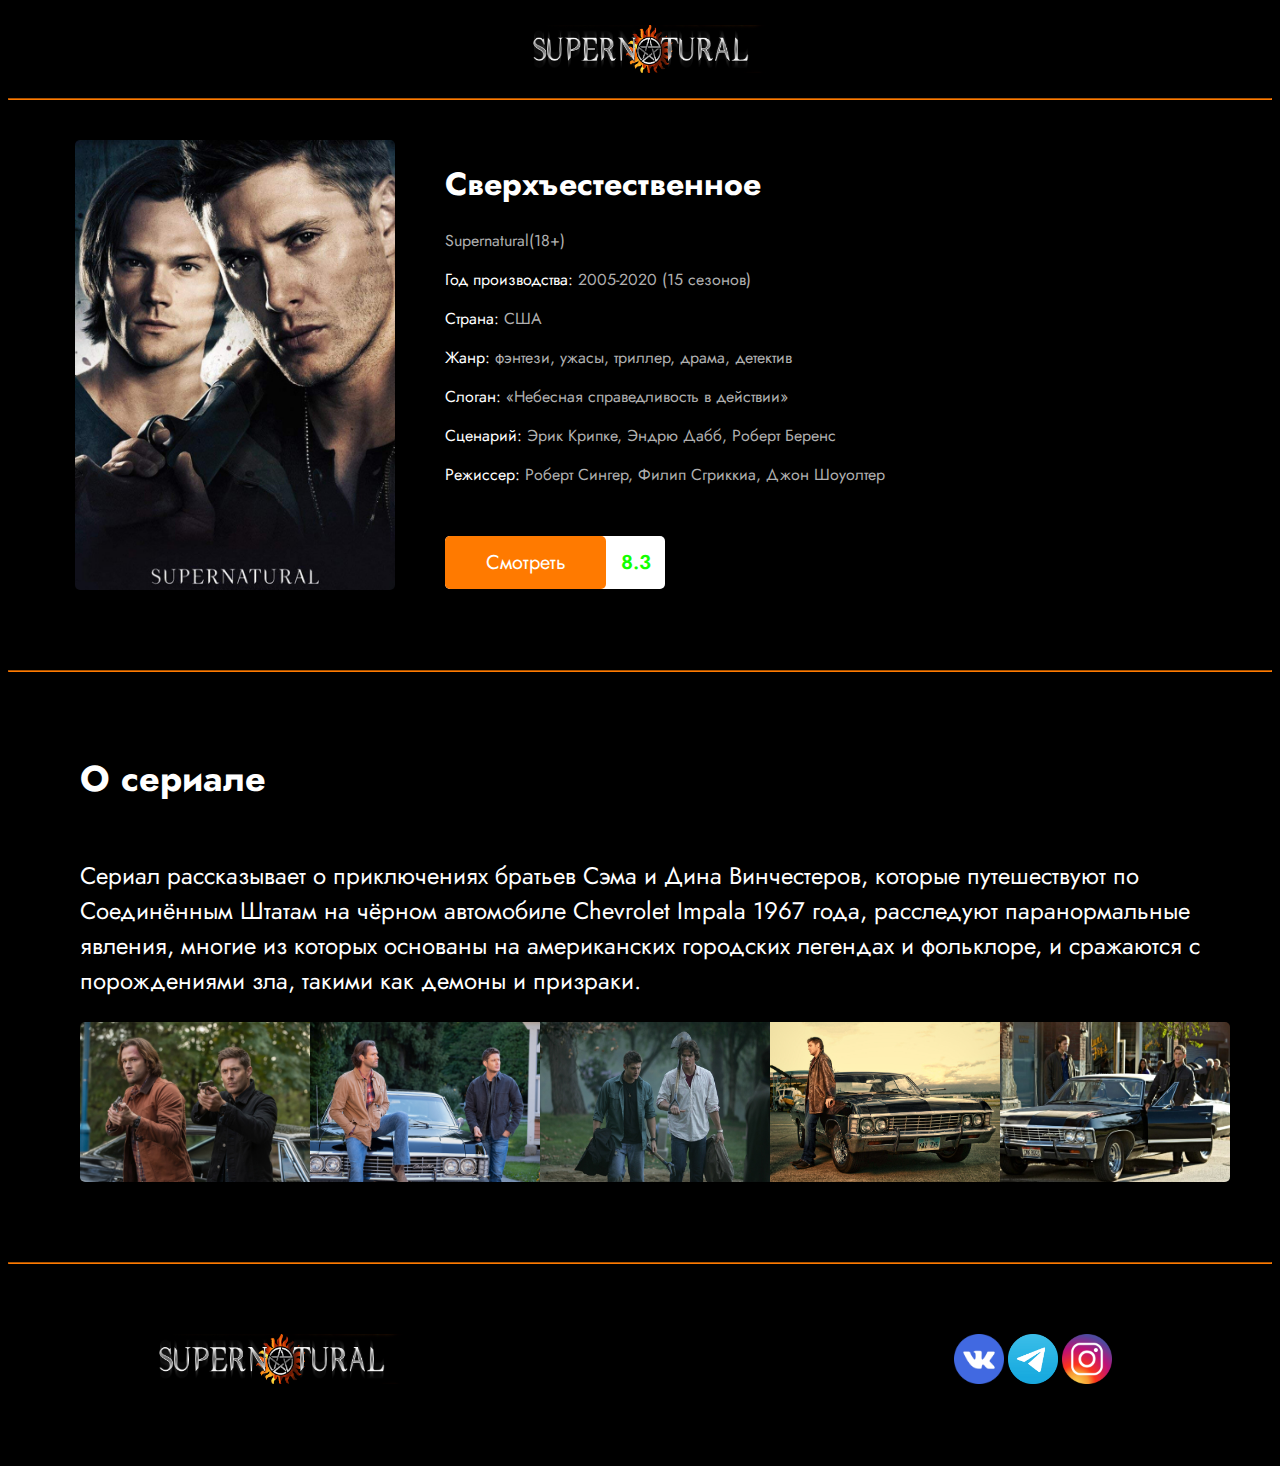
<file: index.html>
<!DOCTYPE html>
<html lang="en">
<head>
    <meta charset="UTF-8">
    <meta name="viewport" content="width=device-width, initial-scale=1.0">
    <link rel="preconnect" href="https://fonts.googleapis.com">
    <link rel="preconnect" href="https://fonts.gstatic.com" crossorigin>
    <link href="https://fonts.googleapis.com/css2?family=Jost:ital,wght@0,100..900;1,100..900&display=swap" rel="stylesheet">
    <link rel="shortcut icon" href="image/icon.png" type="image/png">
    <link rel="stylesheet" href="style.css">
    <title>Supernatural</title>
</head>
<body>
    <header>
        <img class="logo" src="/image/logo.webp">
        <hr class="line">
    </header>
    <div class="block1">
        <img class="poster" src="/image/poster.jpg" alt="">
        <div class="text">
            <h1>Сверхъестественное</h1>
            <p><font color="#B0B0B0">Supernatural(18+)</font></p>
            <p>Год производства: <font color="#B0B0B0">2005-2020 (15 сезонов)</font></p>
            <p>Страна: <font color="#B0B0B0">США</font></p>
            <p>Жанр: <font color="#B0B0B0">фэнтези, ужасы, триллер, драма, детектив</font></p>
            <p>Слоган: <font color="#B0B0B0">«Небесная справедливость в действии»</font></p>
            <p>Сценарий: <font color="#B0B0B0">Эрик Крипке, Эндрю Дабб, Роберт Беренс</font></p>
            <p>Режиссер: <font color="#B0B0B0">Роберт Сингер, Филип Сгриккиа, Джон Шоуолтер</font></p>
            <div class="back">
                <form action="index2.html"><button>Смотреть</button></form><p>8.3</p>
            </div>
        </div>
    </div>
    <hr class="line1">
    <div class="block2">
        <h2>О сериале</h2>
        <p>Сериал рассказывает о приключениях братьев Сэма и Дина Винчестеров, которые путешествуют по Соединённым Штатам на чёрном автомобиле Chevrolet Impala 1967 года, расследуют паранормальные явления, многие из которых основаны на американских городских легендах и фольклоре, и сражаются с порождениями зла, такими как демоны и призраки.</p>
        <div class="img">
            <img class="image-rad1" src="/image/1.jpeg" alt="">
            <img class="image" src="/image/2.jpg" alt="">
            <img class="image" src="/image/3.jpg" alt="">
            <img class="image" src="/image/4.jpg" alt="">
            <img class="image-rad2" src="/image/5.jpg" alt="">
        </div>
    </div>
    <hr class="line1">
    <footer>
        <img class="logo2" src="/image/logo.webp" alt="">
        <div class="message_2">
            <img class="message" src="/image/vk.png" alt="">
            <img class="message" src="/image/tg.png" alt="">
            <img class="message" src="/image/inst.png" alt="">
        </div>
    </footer>
</body>
</html>
</file>
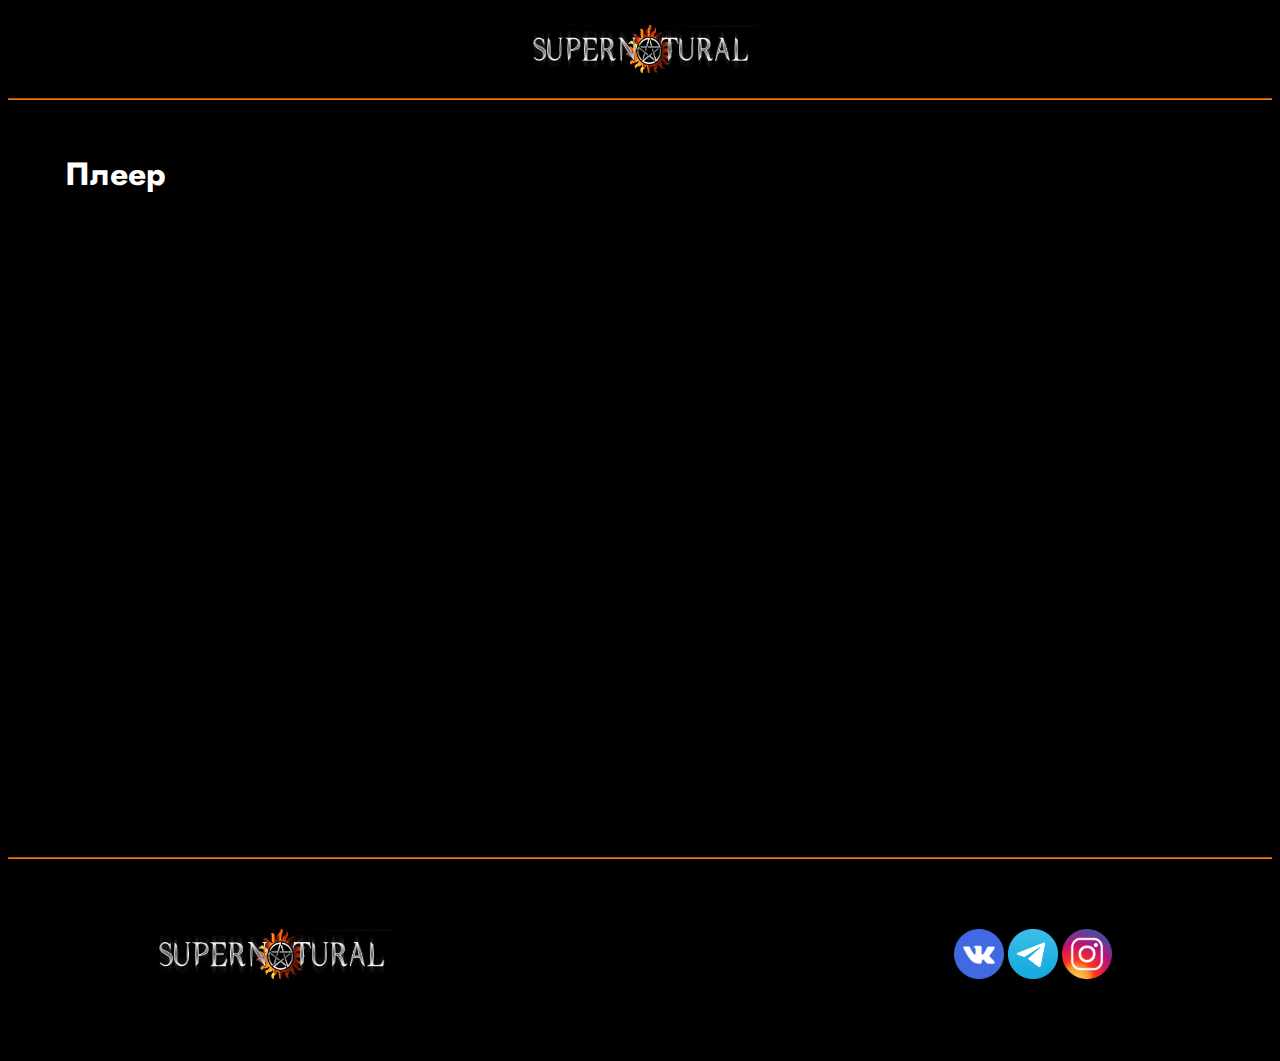
<file: index2.html>
<!DOCTYPE html>
<html lang="en">
<head>
    <meta charset="UTF-8">
    <meta name="viewport" content="width=device-width, initial-scale=1.0">
    <link rel="preconnect" href="https://fonts.googleapis.com">
    <link rel="preconnect" href="https://fonts.gstatic.com" crossorigin>
    <link href="https://fonts.googleapis.com/css2?family=Jost:ital,wght@0,100..900;1,100..900&display=swap" rel="stylesheet">
    <link rel="shortcut icon" href="image/icon.png" type="image/png">
    <link rel="stylesheet" href="style.css">
    <title>Supernatural</title>
</head>
<body>
    <header>
        <img class="logo" src="/image/logo.webp">
        <hr class="line">
    </header>
    <div class="player">
        <div class="videos">
            <h1>Плеер</h1>
            <iframe class="video" src="https://www.youtube.com/embed/fuOqa1DLYAc" title="Балдежный Пересказ СВЕРХЪЕСТЕСТВЕННОЕ — 1 Сезон (Supernatural) [Сюжет Сериала]" frameborder="0" allow="accelerometer; autoplay; clipboard-write; encrypted-media; gyroscope; picture-in-picture; web-share" allowfullscreen></iframe>
        </div>
    </div>
    <hr class="line1">
    <footer>
        <img class="logo2" src="/image/logo.webp" alt="">
        <div class="message_2">
            <img class="message" src="/image/vk.png" alt="">
            <img class="message" src="/image/tg.png" alt="">
            <img class="message" src="/image/inst.png" alt="">
        </div>
    </footer>
</body>
</html>
</file>
<file: style.css>
body{
    background-color: black;
}
.logo{
    margin-top: 25px;
    margin-bottom: 25px;
    display: flex;
    width: 258px;
    height: 48px;
    margin-left: auto;
    margin-right: auto;
}
.line{
    border-color: #FF7A00;
}
.line1{
    border-color: #FF7A00;
    margin-top: 80px;
}
.block1{
    margin-top: 40px;
    display: flex;
    color: white;
    font-family: "Jost";
    justify-content: center;
    margin-right: 20em;
}
.poster{
    display: flex;
    border-radius: 5px;
    width: 320px;
    height: 450px;
}
.text{
    margin-left: 50px;
}

.back{
    margin-top: 50px;
    height: 53px;
    width: 220px;
    background-color: white;
    border-radius: 5px;
    color: #14FF00;
    display: flex;
}
.back button{
    text-align: center;
    font-size: 20px;
    font-family: "Jost";
    color: white;
    border: none;
    width: 161px;
    height: 53px;
    border-radius: 5px;
    background-color: #FF7A00;
}
.back p{
    display: flex;
    font-family: "Jost";
    font-weight: 600;
    margin: 12px 0px 0px 15px;
    font-size: 20px;    
    text-align: center;
}
.block2{
    margin-top: 50px;
    display: flex;
    color: white;
    font-family: "Jost";
    font-size: 24px;
    flex-direction: column;
    width: 1120px;
    margin-left: auto;
    margin-right: auto;
}
.img{
    display: flex;
}
.image{
    width: 230px;
    height: 160px;
}
.image-rad1{
    width: 230px;
    height: 160px;
    border-top-left-radius: 5px;
    border-bottom-left-radius: 5px;
}
.image-rad2{
    width: 230px;
    height: 160px;
    border-top-right-radius: 5px;
    border-bottom-right-radius: 5px;
}
.message{
    width: 50px;
    height: 50px;
}
.message_2{
    margin-right: 10em;
}
.logo2{
    margin-left: 8em;
    display: flex;
    width: 270px;
    height: 50px;
}
footer{
    margin-top: 70px;
    padding-bottom: 70px;
    display: flex;
    justify-content: space-between;
}
.player{
    margin-top: 30px;
    display: flex;
    color: white;
    font-family: "Jost";
    justify-content: center;
}
.videos{
    display: flex;
    flex-direction: column;
}
.video{
    display: flex;
    margin-top: 20px;
    width: 1150px;
    height: 538px;
}
</file>
